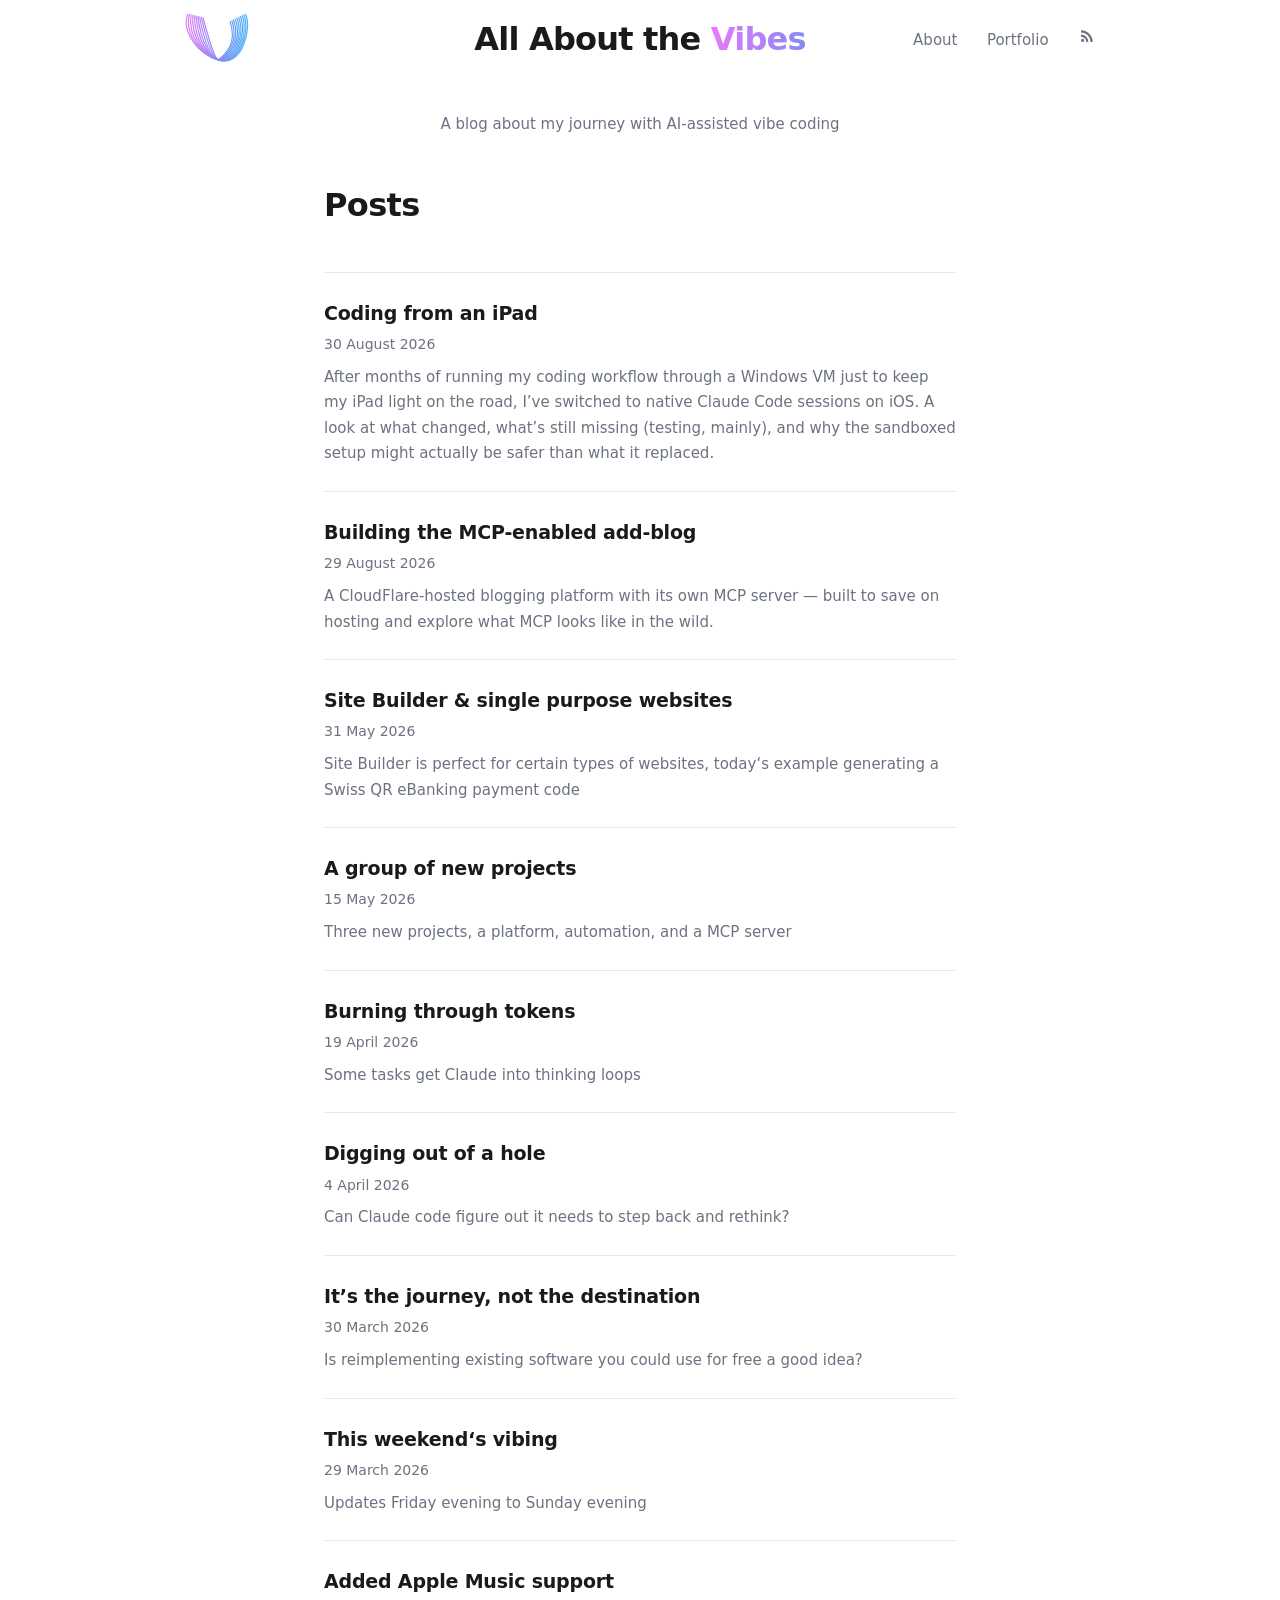
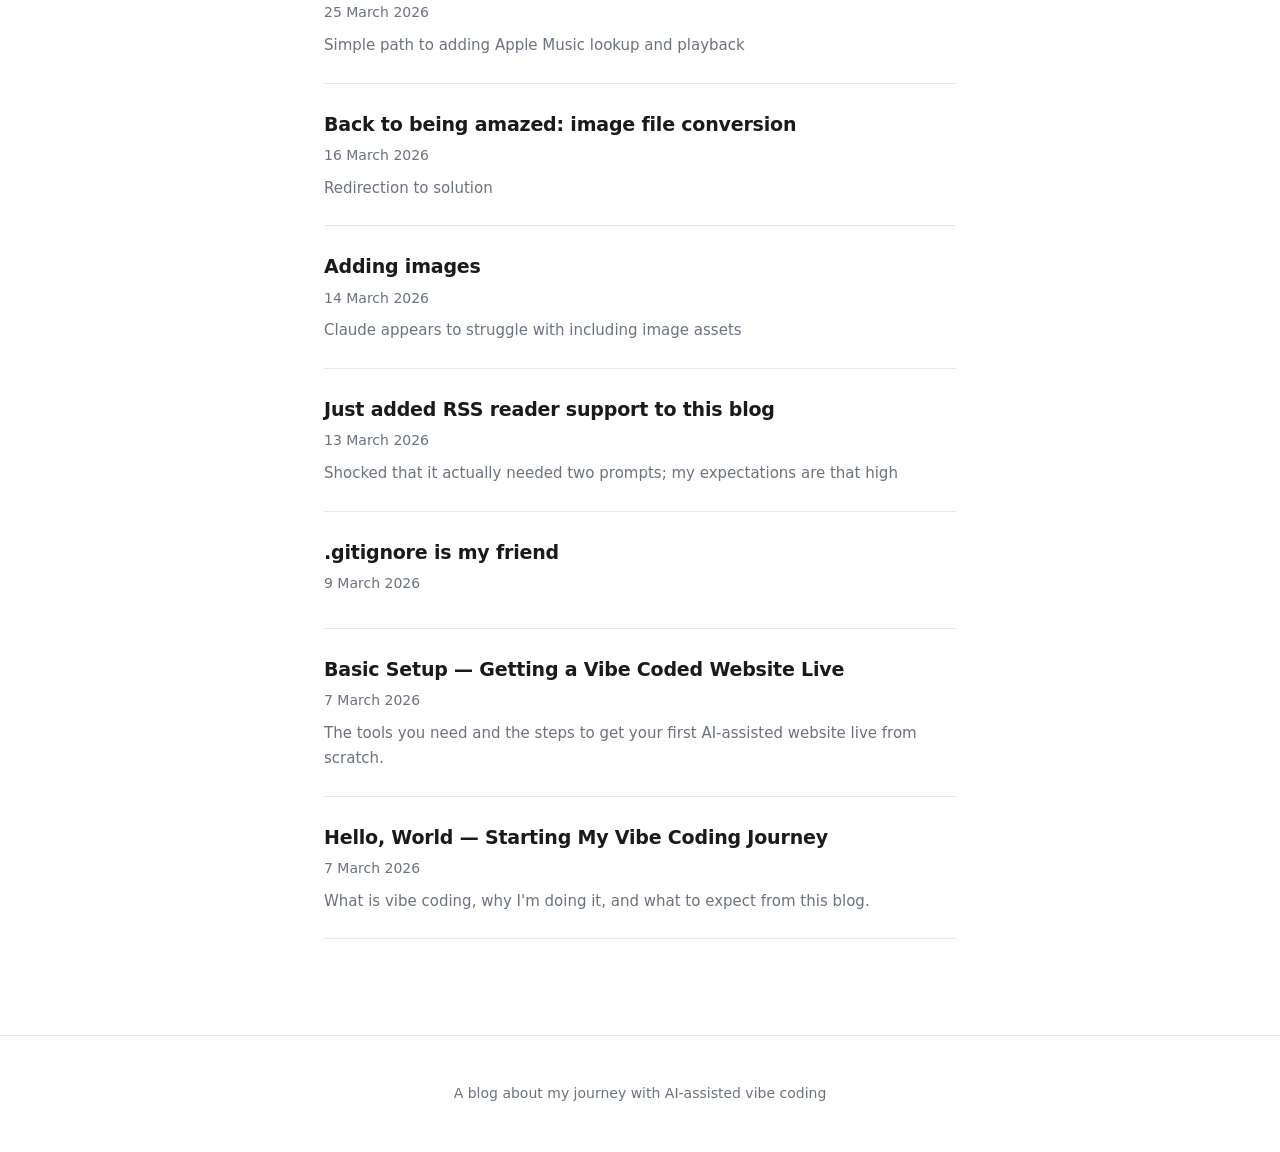
<file: index.html>
<!doctype html>
<html lang="en">
  <head>
    <meta charset="utf-8" />
    <meta name="viewport" content="width=device-width, initial-scale=1" />
    <meta name="color-scheme" content="light dark" />
    <title>All About the Vibes</title>
    <link rel="stylesheet" href="/assets/css/styles.css">
    <link rel="alternate" type="application/rss+xml" title="All About the Vibes" href="/feed.xml">
    <link rel="icon" type="image/svg+xml" href="/favicon.svg">
    <link rel="icon" type="image/png" href="/favicon.png">
  </head>
  <body>
    <header id="site-header" class="header--expanded">
      <div class="header-bar">
        <a href="/" class="logo-mark" aria-label="All About the Vibes">
          <svg class="v-mark" viewBox="0 0 84 60" fill="none" xmlns="http://www.w3.org/2000/svg" aria-hidden="true">
            <defs>
              <linearGradient id="vg" x1="0" y1="0" x2="84" y2="0" gradientUnits="userSpaceOnUse">
                <stop offset="0%" stop-color="#e879f9"/>
                <stop offset="50%" stop-color="#818cf8"/>
                <stop offset="100%" stop-color="#38bdf8"/>
              </linearGradient>
            </defs>
            <!-- Left arm leans outward; right arm has S-curve — asymmetric handwritten V -->
            <path d="M4,0 C-4,22 18,48 40,54 C68,64 80,16 72,0" stroke="url(#vg)" stroke-width="1.4" stroke-linecap="round"/>
            <path d="M6,0.5 C0,24 20,48.5 40,54 C66,62 78,18 70,1" stroke="url(#vg)" stroke-width="1.4" stroke-linecap="round"/>
            <path d="M8,1 C4,26 22,49 40,54 C64,60 76,20 68,2" stroke="url(#vg)" stroke-width="1.4" stroke-linecap="round"/>
            <path d="M10,1.5 C8,28 24,49.5 40,54 C62,58 74,22 66,3" stroke="url(#vg)" stroke-width="1.4" stroke-linecap="round"/>
            <path d="M12,2 C12,30 26,50 40,54 C60,56 72,24 64,4" stroke="url(#vg)" stroke-width="1.4" stroke-linecap="round"/>
            <path d="M14,2.5 C16,32 28,50.5 40,54 C58,54 70,26 62,5" stroke="url(#vg)" stroke-width="1.4" stroke-linecap="round"/>
            <path d="M16,3 C20,34 30,51 40,54 C56,52 68,28 60,6" stroke="url(#vg)" stroke-width="1.4" stroke-linecap="round"/>
            <path d="M18,3.5 C24,36 32,51.5 40,54 C54,50 66,30 58,7" stroke="url(#vg)" stroke-width="1.4" stroke-linecap="round"/>
            <path d="M20,4 C28,38 34,52 40,54 C52,48 64,32 56,8" stroke="url(#vg)" stroke-width="1.4" stroke-linecap="round"/>
            <path d="M22,4.5 C32,40 36,52.5 40,54 C50,46 62,34 54,9" stroke="url(#vg)" stroke-width="1.4" stroke-linecap="round"/>
          </svg>
        </a>
        <a href="/" class="site-title-center">All About the <span class="vibes-word">Vibes</span></a>
        <nav>
          <a href="/about/">About</a>
          <a href="/portfolio/">Portfolio</a>
          <a href="/feed.xml" class="rss-link" title="RSS Feed" aria-label="RSS Feed">
            <svg xmlns="http://www.w3.org/2000/svg" width="18" height="18" viewBox="0 0 24 24" fill="currentColor" aria-hidden="true">
              <path d="M6.18 15.64a2.18 2.18 0 0 1 2.18 2.18C8.36 19.01 7.38 20 6.18 20C4.98 20 4 19.01 4 17.82a2.18 2.18 0 0 1 2.18-2.18M4 4.44A15.56 15.56 0 0 1 19.56 20h-2.83A12.73 12.73 0 0 0 4 7.27V4.44m0 5.66a9.9 9.9 0 0 1 9.9 9.9h-2.83A7.07 7.07 0 0 0 4 12.93V10.1z"/>
            </svg>
          </a>
        </nav>
      </div>
    </header>

    <main class="container">
      <p class="site-tagline">A blog about my journey with AI-assisted vibe coding</p>
      <h1 class="page-heading">Posts</h1>
      <ul class="post-list" id="post-list">
        <li class="loading">Loading posts...</li>
      </ul>
    </main>

    <footer>
      <p>A blog about my journey with AI-assisted vibe coding</p>
    </footer>

    <script>
      async function loadPosts() {
        const list = document.getElementById('post-list');
        try {
          const res = await fetch('/posts/index.json');
          if (!res.ok) throw new Error('Failed to load posts');
          const posts = await res.json();

          if (posts.length === 0) {
            list.innerHTML = '<li class="loading">No posts yet.</li>';
            return;
          }

          list.innerHTML = posts.map(post => `
            <li>
              <a href="/post/?slug=${encodeURIComponent(post.slug)}">
                <p class="post-title">${escapeHtml(post.title)}</p>
                <p class="post-meta">${formatDate(post.date)}</p>
                ${post.description ? `<p class="post-description">${escapeHtml(post.description)}</p>` : ''}
              </a>
            </li>
          `).join('');
        } catch (err) {
          list.innerHTML = '<li class="error">Could not load posts.</li>';
        }
      }

      function formatDate(dateStr) {
        const d = new Date(dateStr + 'T00:00:00');
        return d.toLocaleDateString('en-GB', { year: 'numeric', month: 'long', day: 'numeric' });
      }

      function escapeHtml(str) {
        return str.replace(/&/g, '&amp;').replace(/</g, '&lt;').replace(/>/g, '&gt;').replace(/"/g, '&quot;');
      }

      loadPosts();
    </script>

    <script>
      (function () {
        var header = document.getElementById('site-header');
        window.addEventListener('scroll', function () {
          if (window.scrollY > 60) {
            header.classList.add('header--collapsed');
            header.classList.remove('header--expanded');
          } else {
            header.classList.remove('header--collapsed');
            header.classList.add('header--expanded');
          }
        }, { passive: true });
      })();
    </script>
  </body>
</html>
</file>
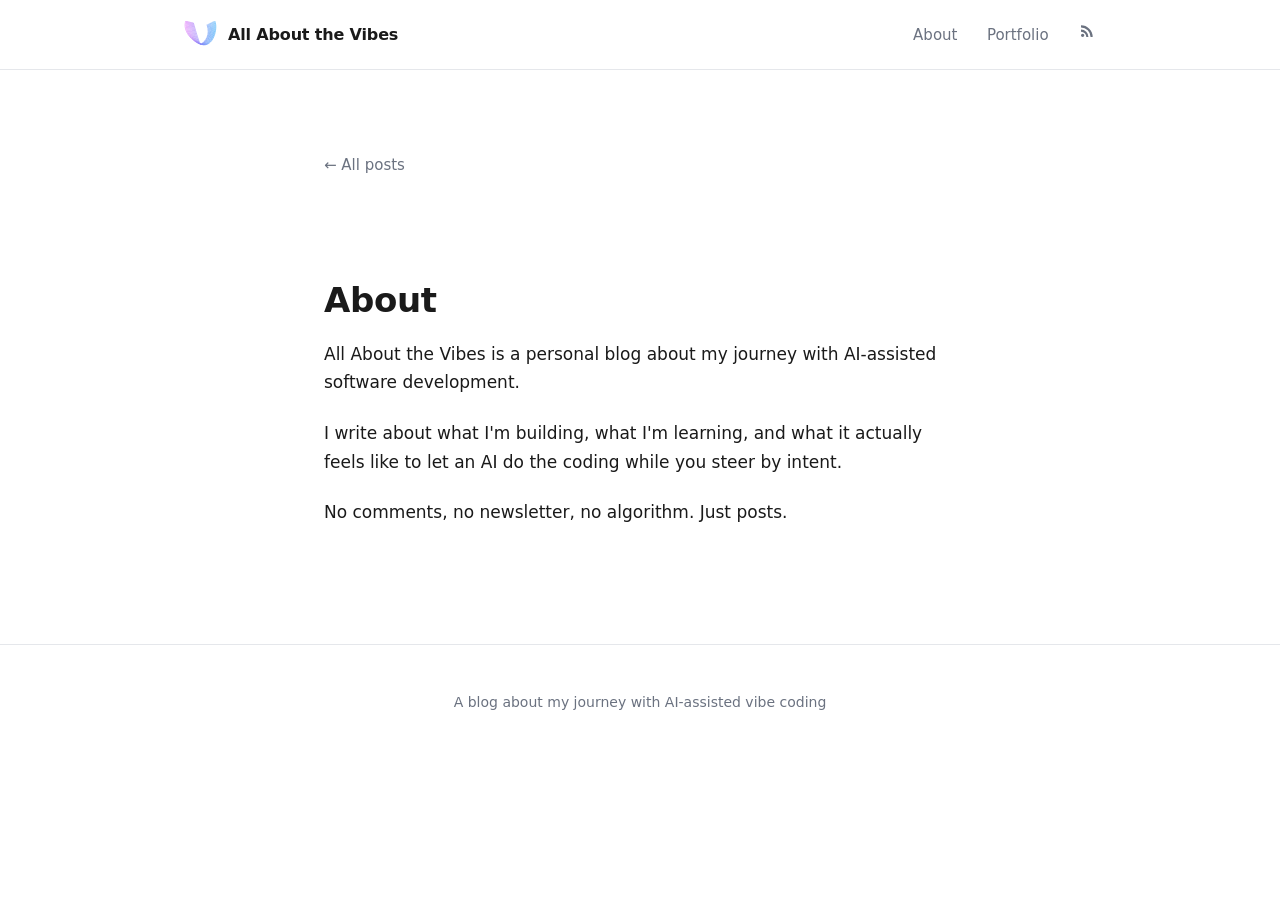
<file: about/index.html>
<!doctype html>
<html lang="en">
  <head>
    <meta charset="utf-8" />
    <meta name="viewport" content="width=device-width, initial-scale=1" />
    <meta name="color-scheme" content="light dark" />
    <title>About | All About the Vibes</title>
    <link rel="stylesheet" href="/assets/css/styles.css">
    <link rel="alternate" type="application/rss+xml" title="All About the Vibes" href="/feed.xml">
    <link rel="icon" type="image/svg+xml" href="/favicon.svg">
    <link rel="icon" type="image/png" href="/favicon.png">
  </head>
  <body>
    <header>
      <div class="container">
        <a href="/" class="site-title" aria-label="All About the Vibes">
          <svg class="v-mark" viewBox="0 0 84 60" fill="none" xmlns="http://www.w3.org/2000/svg" aria-hidden="true">
            <defs>
              <linearGradient id="vg" x1="0" y1="0" x2="84" y2="0" gradientUnits="userSpaceOnUse">
                <stop offset="0%" stop-color="#e879f9"/>
                <stop offset="50%" stop-color="#818cf8"/>
                <stop offset="100%" stop-color="#38bdf8"/>
              </linearGradient>
            </defs>
            <path d="M4,0 C-4,22 18,48 40,54 C68,64 80,16 72,0" stroke="url(#vg)" stroke-width="1.4" stroke-linecap="round"/>
            <path d="M6,0.5 C0,24 20,48.5 40,54 C66,62 78,18 70,1" stroke="url(#vg)" stroke-width="1.4" stroke-linecap="round"/>
            <path d="M8,1 C4,26 22,49 40,54 C64,60 76,20 68,2" stroke="url(#vg)" stroke-width="1.4" stroke-linecap="round"/>
            <path d="M10,1.5 C8,28 24,49.5 40,54 C62,58 74,22 66,3" stroke="url(#vg)" stroke-width="1.4" stroke-linecap="round"/>
            <path d="M12,2 C12,30 26,50 40,54 C60,56 72,24 64,4" stroke="url(#vg)" stroke-width="1.4" stroke-linecap="round"/>
            <path d="M14,2.5 C16,32 28,50.5 40,54 C58,54 70,26 62,5" stroke="url(#vg)" stroke-width="1.4" stroke-linecap="round"/>
            <path d="M16,3 C20,34 30,51 40,54 C56,52 68,28 60,6" stroke="url(#vg)" stroke-width="1.4" stroke-linecap="round"/>
            <path d="M18,3.5 C24,36 32,51.5 40,54 C54,50 66,30 58,7" stroke="url(#vg)" stroke-width="1.4" stroke-linecap="round"/>
            <path d="M20,4 C28,38 34,52 40,54 C52,48 64,32 56,8" stroke="url(#vg)" stroke-width="1.4" stroke-linecap="round"/>
            <path d="M22,4.5 C32,40 36,52.5 40,54 C50,46 62,34 54,9" stroke="url(#vg)" stroke-width="1.4" stroke-linecap="round"/>
          </svg>
          All About the Vibes
        </a>
        <nav>
          <a href="/about/">About</a>
          <a href="/portfolio/">Portfolio</a>
          <a href="/feed.xml" class="rss-link" title="RSS Feed" aria-label="RSS Feed">
            <svg xmlns="http://www.w3.org/2000/svg" width="18" height="18" viewBox="0 0 24 24" fill="currentColor" aria-hidden="true">
              <path d="M6.18 15.64a2.18 2.18 0 0 1 2.18 2.18C8.36 19.01 7.38 20 6.18 20C4.98 20 4 19.01 4 17.82a2.18 2.18 0 0 1 2.18-2.18M4 4.44A15.56 15.56 0 0 1 19.56 20h-2.83A12.73 12.73 0 0 0 4 7.27V4.44m0 5.66a9.9 9.9 0 0 1 9.9 9.9h-2.83A7.07 7.07 0 0 0 4 12.93V10.1z"/>
            </svg>
          </a>
        </nav>
      </div>
    </header>

    <main class="container">
      <a href="/" class="back-link">&larr; All posts</a>
      <div class="prose">
        <h1>About</h1>
        <p>
          All About the Vibes is a personal blog about my journey with AI-assisted software development.
        </p>
        <p>
          I write about what I'm building, what I'm learning, and what it actually feels like to
          let an AI do the coding while you steer by intent.
        </p>
        <p>
          No comments, no newsletter, no algorithm. Just posts.
        </p>
      </div>
    </main>

    <footer>
      <p>A blog about my journey with AI-assisted vibe coding</p>
    </footer>
  </body>
</html>
</file>
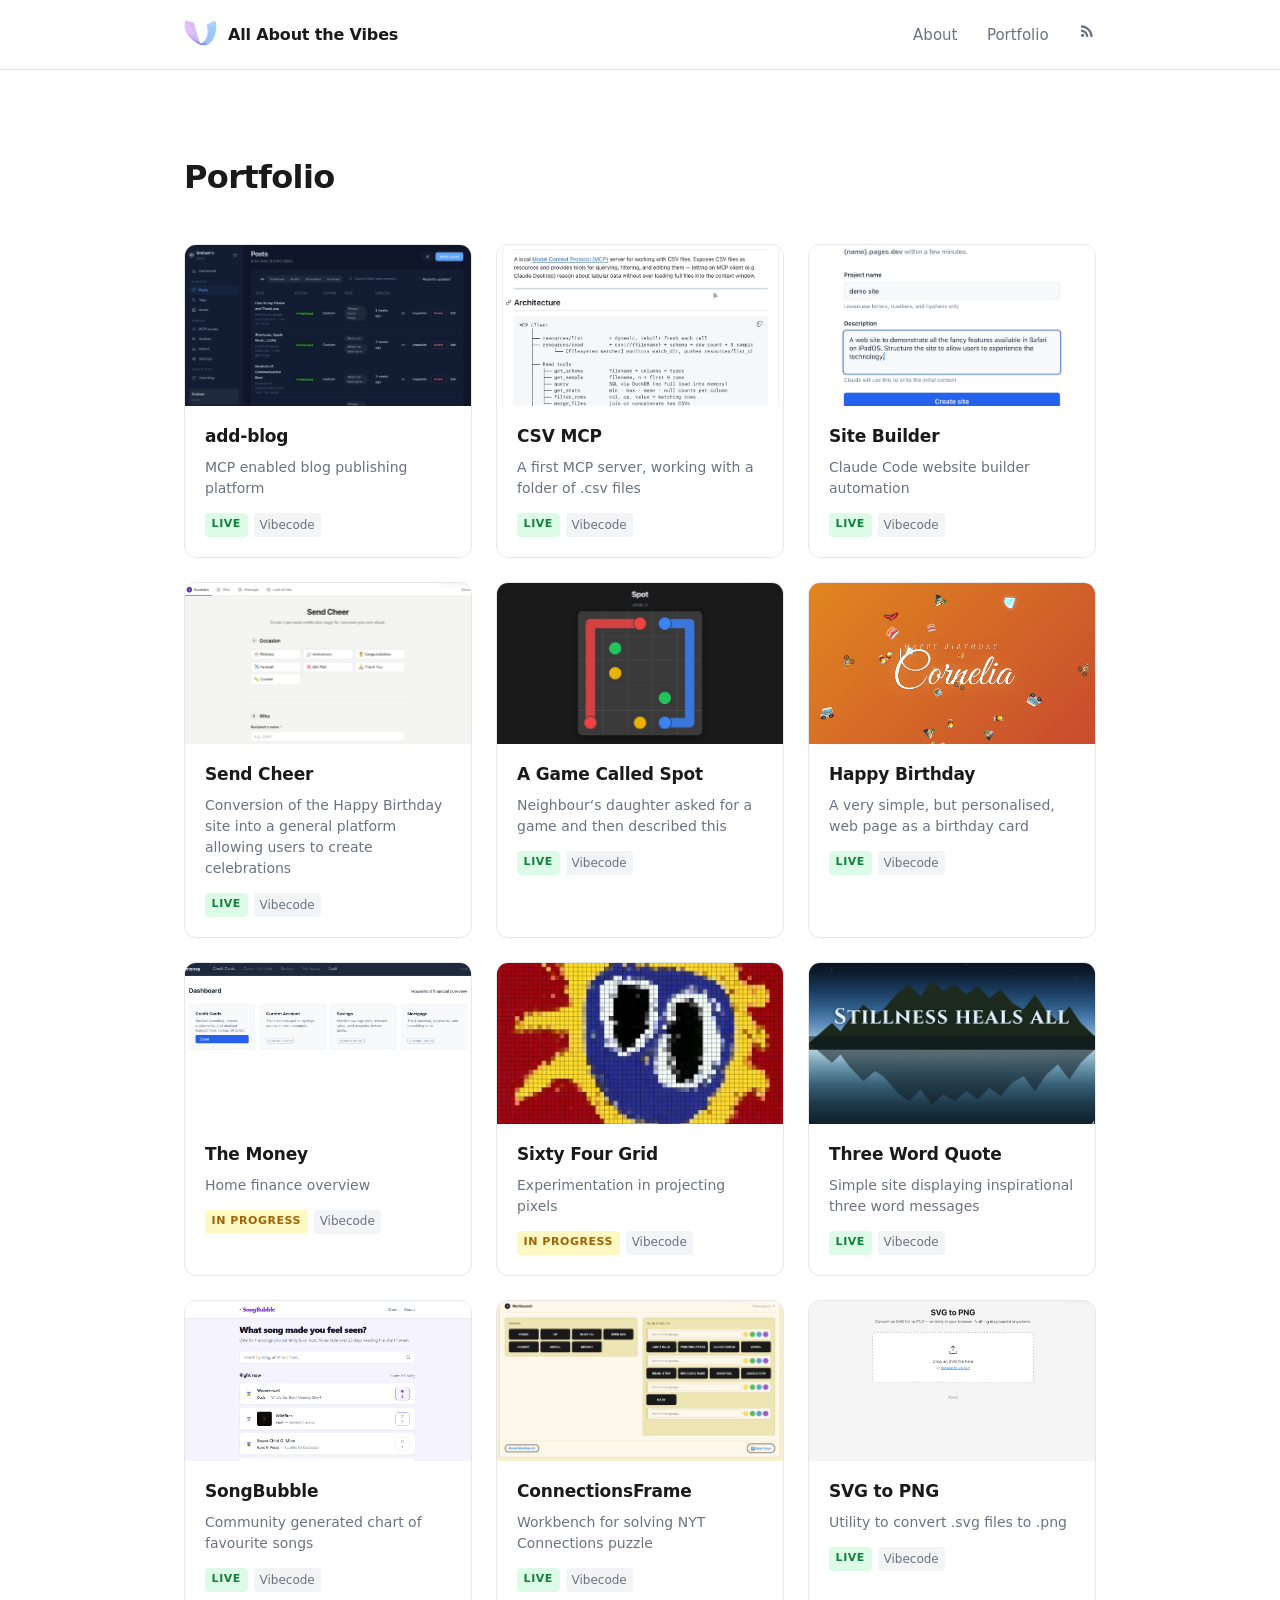
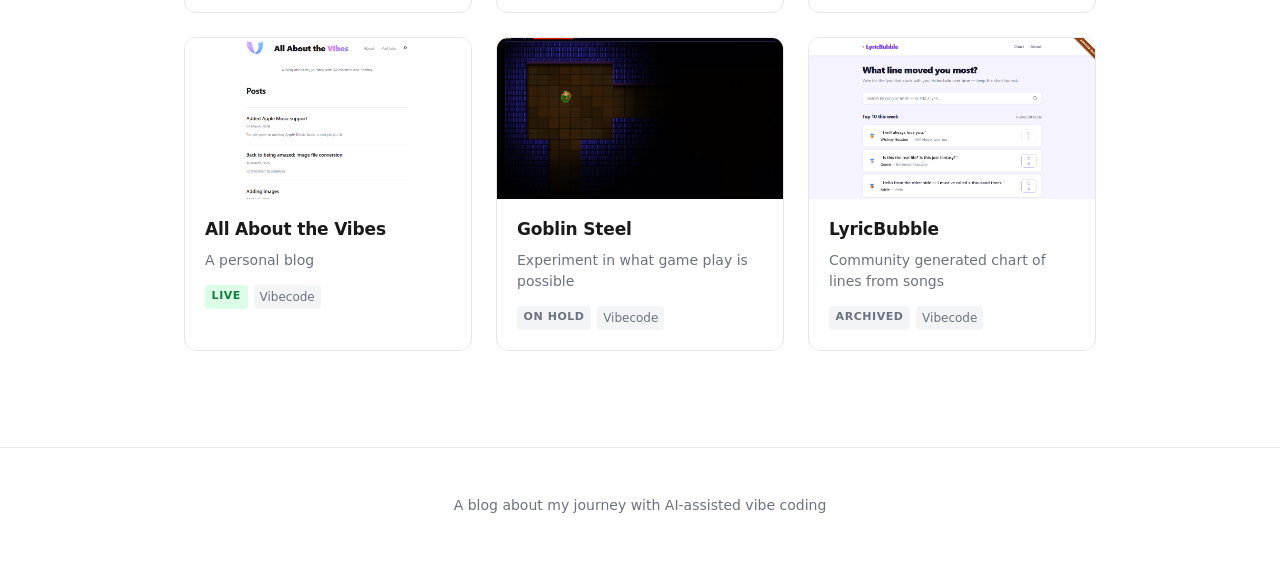
<file: portfolio/index.html>
<!doctype html>
<html lang="en">
  <head>
    <meta charset="utf-8" />
    <meta name="viewport" content="width=device-width, initial-scale=1" />
    <meta name="color-scheme" content="light dark" />
    <title>Portfolio | All About the Vibes</title>
    <link rel="stylesheet" href="/assets/css/styles.css">
    <link rel="icon" type="image/svg+xml" href="/favicon.svg">
    <link rel="icon" type="image/png" href="/favicon.png">
  </head>
  <body>
    <header>
      <div class="container">
        <a href="/" class="site-title" aria-label="All About the Vibes">
          <svg class="v-mark" viewBox="0 0 84 60" fill="none" xmlns="http://www.w3.org/2000/svg" aria-hidden="true">
            <defs>
              <linearGradient id="vg" x1="0" y1="0" x2="84" y2="0" gradientUnits="userSpaceOnUse">
                <stop offset="0%" stop-color="#e879f9"/>
                <stop offset="50%" stop-color="#818cf8"/>
                <stop offset="100%" stop-color="#38bdf8"/>
              </linearGradient>
            </defs>
            <path d="M4,0 C-4,22 18,48 40,54 C68,64 80,16 72,0" stroke="url(#vg)" stroke-width="1.4" stroke-linecap="round"/>
            <path d="M6,0.5 C0,24 20,48.5 40,54 C66,62 78,18 70,1" stroke="url(#vg)" stroke-width="1.4" stroke-linecap="round"/>
            <path d="M8,1 C4,26 22,49 40,54 C64,60 76,20 68,2" stroke="url(#vg)" stroke-width="1.4" stroke-linecap="round"/>
            <path d="M10,1.5 C8,28 24,49.5 40,54 C62,58 74,22 66,3" stroke="url(#vg)" stroke-width="1.4" stroke-linecap="round"/>
            <path d="M12,2 C12,30 26,50 40,54 C60,56 72,24 64,4" stroke="url(#vg)" stroke-width="1.4" stroke-linecap="round"/>
            <path d="M14,2.5 C16,32 28,50.5 40,54 C58,54 70,26 62,5" stroke="url(#vg)" stroke-width="1.4" stroke-linecap="round"/>
            <path d="M16,3 C20,34 30,51 40,54 C56,52 68,28 60,6" stroke="url(#vg)" stroke-width="1.4" stroke-linecap="round"/>
            <path d="M18,3.5 C24,36 32,51.5 40,54 C54,50 66,30 58,7" stroke="url(#vg)" stroke-width="1.4" stroke-linecap="round"/>
            <path d="M20,4 C28,38 34,52 40,54 C52,48 64,32 56,8" stroke="url(#vg)" stroke-width="1.4" stroke-linecap="round"/>
            <path d="M22,4.5 C32,40 36,52.5 40,54 C50,46 62,34 54,9" stroke="url(#vg)" stroke-width="1.4" stroke-linecap="round"/>
          </svg>
          All About the Vibes
        </a>
        <nav>
          <a href="/about/">About</a>
          <a href="/portfolio/" aria-current="page">Portfolio</a>
          <a href="/feed.xml" class="rss-link" title="RSS Feed" aria-label="RSS Feed">
            <svg xmlns="http://www.w3.org/2000/svg" width="18" height="18" viewBox="0 0 24 24" fill="currentColor" aria-hidden="true">
              <path d="M6.18 15.64a2.18 2.18 0 0 1 2.18 2.18C8.36 19.01 7.38 20 6.18 20C4.98 20 4 19.01 4 17.82a2.18 2.18 0 0 1 2.18-2.18M4 4.44A15.56 15.56 0 0 1 19.56 20h-2.83A12.73 12.73 0 0 0 4 7.27V4.44m0 5.66a9.9 9.9 0 0 1 9.9 9.9h-2.83A7.07 7.07 0 0 0 4 12.93V10.1z"/>
            </svg>
          </a>
        </nav>
      </div>
    </header>

    <main class="container container--wide">
      <h1 class="page-heading">Portfolio</h1>
      <ul class="portfolio-grid" id="portfolio-grid">
        <li class="loading">Loading projects...</li>
      </ul>
    </main>

    <footer>
      <p>A blog about my journey with AI-assisted vibe coding</p>
    </footer>

    <script>
      async function loadProjects() {
        const grid = document.getElementById('portfolio-grid');
        try {
          const res = await fetch('/projects/index.json');
          if (!res.ok) throw new Error('Failed to load projects');
          const projects = await res.json();

          if (projects.length === 0) {
            grid.innerHTML = '<li class="loading">No projects yet.</li>';
            return;
          }

          grid.innerHTML = projects.map(p => `
            <li class="project-card">
              <a href="/project/?slug=${encodeURIComponent(p.slug)}">
                ${p.image
                  ? `<img class="project-card-thumb" src="${escapeHtml(p.image)}" alt="${escapeHtml(p.title)}" loading="lazy">`
                  : `<div class="project-card-thumb--placeholder"></div>`}
                <div class="project-card-body">
                  <p class="project-card-title">${escapeHtml(p.title)}</p>
                  ${p.description ? `<p class="project-card-desc">${escapeHtml(p.description)}</p>` : ''}
                  <div class="project-card-tags">
                    ${p.status ? `<span class="status-badge ${statusClass(p.status)}">${escapeHtml(p.status)}</span>` : ''}
                    ${p.tech ? p.tech.split(',').map(t => `<span class="tag">${escapeHtml(t.trim())}</span>`).join('') : ''}
                  </div>
                </div>
              </a>
            </li>
          `).join('');
        } catch (err) {
          grid.innerHTML = '<li class="error">Could not load projects.</li>';
        }
      }

      function statusClass(status) {
        const s = status.toLowerCase();
        if (s === 'live') return 'status-badge--live';
        if (s.includes('progress')) return 'status-badge--progress';
        return 'status-badge--archived';
      }

      function escapeHtml(str) {
        return str.replace(/&/g, '&amp;').replace(/</g, '&lt;').replace(/>/g, '&gt;').replace(/"/g, '&quot;');
      }

      loadProjects();
    </script>
  </body>
</html>
</file>
<file: assets/css/styles.css>
*, *::before, *::after { box-sizing: border-box; }

:root {
  color-scheme: light dark;
  --bg:      #ffffff;
  --text:    #1a1a1a;
  --muted:   #6b7280;
  --accent:  #2563eb;
  --border:  #e5e7eb;
  --code-bg: #f3f4f6;
  --max-width: 680px;
}

@media (prefers-color-scheme: dark) {
  :root {
    --bg:      #0f172a;  /* slate-900 — cool dark, not pure black */
    --text:    #e2e8f0;  /* slate-200 — soft off-white */
    --muted:   #94a3b8;  /* slate-400 — readable secondary text */
    --accent:  #60a5fa;  /* blue-400  — vivid enough on dark bg */
    --border:  #1e293b;  /* slate-800 — very subtle dividers */
    --code-bg: #1e293b;  /* slate-800 — code/pre blocks */
  }
}

body {
  font-family: system-ui, -apple-system, sans-serif;
  background: var(--bg);
  color: var(--text);
  margin: 0;
  padding: 0;
  line-height: 1.7;
  font-size: 1.0625rem;
}

/* Layout */
.container {
  max-width: var(--max-width);
  margin: 0 auto;
  padding: 2rem 1.5rem;
}

/* Header / Nav */
header {
  position: sticky;
  top: 0;
  z-index: 100;
  background: var(--bg);
  border-bottom: 1px solid var(--border);
  margin-bottom: 3rem;
}

header .container {
  display: flex;
  align-items: center;
  justify-content: space-between;
  max-width: 960px;
  padding-top: 1.25rem;
  padding-bottom: 1.25rem;
}

.site-title {
  display: inline-flex;
  align-items: center;
  gap: 0.5rem;
  font-size: 1rem;
  font-weight: 700;
  color: var(--text);
  text-decoration: none;
  letter-spacing: -0.01em;
}

.v-mark {
  flex-shrink: 0;
  width: 36px;
  height: 26px;
  transition: width 0.4s ease, height 0.4s ease;
  animation: v-glow 5s ease-in-out infinite;
}

@keyframes v-glow {
  0%, 100% { filter: drop-shadow(0 0 2px rgba(232, 121, 249, 0.3)); }
  50%       { filter: drop-shadow(0 0 5px rgba(56, 189, 248, 0.4)); }
}

@media (prefers-color-scheme: dark) {
  @keyframes v-glow {
    0%, 100% { filter: drop-shadow(0 0 4px rgba(232, 121, 249, 0.55)); }
    50%       { filter: drop-shadow(0 0 9px rgba(56, 189, 248, 0.65)); }
  }
}

.header-bar nav { justify-self: end; }

nav a {
  color: var(--muted);
  text-decoration: none;
  font-size: 0.9375rem;
  margin-left: 1.5rem;
  transition: color 0.15s;
}

nav a:hover { color: var(--text); }

.rss-link {
  display: inline-flex;
  align-items: center;
  color: var(--muted);
}

.rss-link:hover { color: #f26522; }

/* Post list */
.post-list {
  list-style: none;
  padding: 0;
  margin: 0;
}

.post-list li {
  padding: 1.5rem 0;
  border-bottom: 1px solid var(--border);
}

.post-list li:first-child { border-top: 1px solid var(--border); }

.post-list a {
  text-decoration: none;
  color: var(--text);
}

.post-list a:hover .post-title { color: var(--accent); }

.post-title {
  font-size: 1.1875rem;
  font-weight: 600;
  margin: 0 0 0.25rem;
  letter-spacing: -0.01em;
  transition: color 0.15s;
}

.post-meta {
  font-size: 0.875rem;
  color: var(--muted);
  margin: 0 0 0.5rem;
}

.post-description {
  font-size: 0.9375rem;
  color: var(--muted);
  margin: 0;
}

/* Single post */
.post-header {
  margin-bottom: 2.5rem;
}

.post-header h1 {
  font-size: 2rem;
  font-weight: 700;
  letter-spacing: -0.02em;
  margin: 0 0 0.5rem;
  line-height: 1.25;
}

.post-header .post-meta {
  font-size: 0.9375rem;
}

/* Prose / markdown content */
.prose h1, .prose h2, .prose h3, .prose h4 {
  font-weight: 700;
  letter-spacing: -0.01em;
  line-height: 1.3;
  margin-top: 2em;
  margin-bottom: 0.5em;
}

.prose h2 { font-size: 1.375rem; }
.prose h3 { font-size: 1.125rem; }

.prose p { margin: 0 0 1.25em; }

.prose a { color: var(--accent); }

.prose code {
  font-family: 'Menlo', 'Monaco', 'Consolas', monospace;
  font-size: 0.875em;
  background: var(--code-bg);
  padding: 0.15em 0.4em;
  border-radius: 4px;
}

.prose pre {
  background: var(--code-bg);
  border-radius: 8px;
  padding: 1.25rem;
  overflow-x: auto;
  margin: 0 0 1.25em;
}

.prose pre code {
  background: none;
  padding: 0;
  font-size: 0.875rem;
}

.prose blockquote {
  border-left: 3px solid var(--border);
  margin: 0 0 1.25em;
  padding: 0.25em 0 0.25em 1.25em;
  color: var(--muted);
}

.prose ul, .prose ol {
  padding-left: 1.5em;
  margin: 0 0 1.25em;
}

.prose li { margin-bottom: 0.3em; }

.prose img {
  max-width: 100%;
  border-radius: 8px;
}

.prose hr {
  border: none;
  border-top: 1px solid var(--border);
  margin: 2em 0;
}

/* Back link */
.back-link {
  display: inline-block;
  font-size: 0.9375rem;
  color: var(--muted);
  text-decoration: none;
  margin-bottom: 2rem;
  transition: color 0.15s;
}

.back-link:hover { color: var(--text); }

/* Homepage tagline */
.site-tagline {
  text-align: center;
  font-size: 0.9375rem;
  color: var(--muted);
  margin: 0 0 2.5rem;
}

/* Page heading */
.page-heading {
  font-size: 2rem;
  font-weight: 700;
  letter-spacing: -0.02em;
  margin: 0 0 2.5rem;
}

/* Loading / error states */
.loading, .error {
  color: var(--muted);
  font-size: 0.9375rem;
}

/* Footer */
footer {
  border-top: 1px solid var(--border);
  margin-top: 4rem;
  padding: 2rem 0;
  text-align: center;
  font-size: 0.875rem;
  color: var(--muted);
}

/* ============================================================
   Wide container (portfolio grid)
   ============================================================ */

.container--wide {
  max-width: 960px;
}

/* ============================================================
   Portfolio card grid
   ============================================================ */

.portfolio-grid {
  display: grid;
  grid-template-columns: repeat(auto-fill, minmax(280px, 1fr));
  gap: 1.5rem;
  list-style: none;
  padding: 0;
  margin: 0;
}

.project-card {
  border: 1px solid var(--border);
  border-radius: 12px;
  overflow: hidden;
  transition: transform 0.2s ease, box-shadow 0.2s ease;
}

.project-card:hover {
  transform: translateY(-2px);
  box-shadow: 0 8px 24px rgba(0, 0, 0, 0.08);
}

@media (prefers-color-scheme: dark) {
  .project-card:hover {
    box-shadow: 0 8px 24px rgba(0, 0, 0, 0.35);
  }
}

.project-card a {
  text-decoration: none;
  color: var(--text);
  display: flex;
  flex-direction: column;
  height: 100%;
}

.project-card-thumb {
  aspect-ratio: 16 / 9;
  width: 100%;
  object-fit: cover;
  display: block;
}

.project-card-thumb--placeholder {
  aspect-ratio: 16 / 9;
  background: linear-gradient(135deg, #e879f9 0%, #818cf8 50%, #38bdf8 100%);
  opacity: 0.12;
}

.project-card-body {
  padding: 1rem 1.25rem 1.25rem;
  flex: 1;
  display: flex;
  flex-direction: column;
  gap: 0.375rem;
}

.project-card-title {
  font-size: 1.0625rem;
  font-weight: 600;
  letter-spacing: -0.01em;
  margin: 0;
  transition: color 0.15s;
}

.project-card:hover .project-card-title { color: var(--accent); }

.project-card-desc {
  font-size: 0.875rem;
  color: var(--muted);
  margin: 0;
  line-height: 1.5;
}

.project-card-tags {
  display: flex;
  flex-wrap: wrap;
  gap: 0.375rem;
  margin-top: 0.5rem;
}

.tag {
  font-size: 0.75rem;
  color: var(--muted);
  background: var(--code-bg);
  border-radius: 4px;
  padding: 0.15em 0.5em;
  white-space: nowrap;
}

.status-badge {
  display: inline-block;
  font-size: 0.6875rem;
  font-weight: 700;
  padding: 0.2em 0.6em;
  border-radius: 4px;
  text-transform: uppercase;
  letter-spacing: 0.05em;
}

.status-badge--live     { background: #dcfce7; color: #15803d; }
.status-badge--progress { background: #fef9c3; color: #a16207; }
.status-badge--archived { background: var(--code-bg); color: var(--muted); }

@media (prefers-color-scheme: dark) {
  .status-badge--live     { background: #14532d; color: #86efac; }
  .status-badge--progress { background: #422006; color: #fde68a; }
}

/* ============================================================
   Project detail page
   ============================================================ */

.project-hero {
  width: 100%;
  max-height: 420px;
  object-fit: cover;
  border-radius: 12px;
  margin-bottom: 2rem;
  display: block;
}

.project-header {
  margin-bottom: 2rem;
}

.project-header h1 {
  font-size: 2rem;
  font-weight: 700;
  letter-spacing: -0.02em;
  margin: 0 0 1rem;
  line-height: 1.25;
}

.project-meta-panel {
  border: 1px solid var(--border);
  border-radius: 10px;
  padding: 1rem 1.25rem;
  margin-bottom: 2.5rem;
  display: grid;
  gap: 0.625rem;
}

.meta-row {
  display: grid;
  grid-template-columns: 5.5rem 1fr;
  gap: 0.5rem;
  font-size: 0.9375rem;
  align-items: baseline;
}

.meta-label {
  font-size: 0.75rem;
  font-weight: 700;
  color: var(--muted);
  text-transform: uppercase;
  letter-spacing: 0.05em;
}

.meta-value { color: var(--text); }

.meta-value a {
  color: var(--accent);
  text-decoration: none;
}

.meta-value a:hover { text-decoration: underline; }

/* ============================================================
   Expanding homepage header
   ============================================================ */

#site-header {
  position: sticky;
  top: 0;
  z-index: 100;
  background: var(--bg);
  margin-bottom: 0;
  border-bottom: 1px solid transparent;
  transition: border-color 0.35s ease;
}

#site-header.header--collapsed {
  border-bottom-color: var(--border);
}

.header-bar {
  display: grid;
  grid-template-columns: minmax(0, 1fr) auto minmax(0, 1fr);
  align-items: center;
  max-width: 960px;
  margin: 0 auto;
  padding: 0.875rem 1.5rem;
}

.logo-mark {
  display: inline-flex;
  align-items: center;
  text-decoration: none;
  justify-self: start;
}

/* Single title — centred in header bar, shrinks on scroll */
.site-title-center {
  text-align: center;
  font-size: clamp(1.5rem, 3.5vw, 2rem);
  font-weight: 800;
  letter-spacing: -0.025em;
  line-height: 1.15;
  color: var(--text);
  text-decoration: none;
  white-space: nowrap;
  transition: font-size 0.45s cubic-bezier(0.4, 0, 0.2, 1);
}

#site-header.header--collapsed .site-title-center {
  font-size: 1rem;
}

/* V mark large in expanded state */
#site-header .v-mark {
  width: 72px;
  height: 51px;
  transition: width 0.45s cubic-bezier(0.4, 0, 0.2, 1), height 0.45s cubic-bezier(0.4, 0, 0.2, 1);
}

#site-header.header--collapsed .v-mark {
  width: 36px;
  height: 26px;
}

/* "Vibes" gradient text with load shimmer, fades to plain on scroll */
.vibes-word {
  background: linear-gradient(90deg, #e879f9 0%, #818cf8 50%, #38bdf8 100%);
  background-size: 200% auto;
  -webkit-background-clip: text;
  -webkit-text-fill-color: transparent;
  background-clip: text;
  animation: text-shimmer 2s ease-out forwards;
  transition: -webkit-text-fill-color 0.45s ease;
}

#site-header.header--collapsed .vibes-word {
  -webkit-text-fill-color: var(--text);
}

@keyframes text-shimmer {
  from { background-position: 200% center; }
  to   { background-position: 0% center; }
}
</file>
